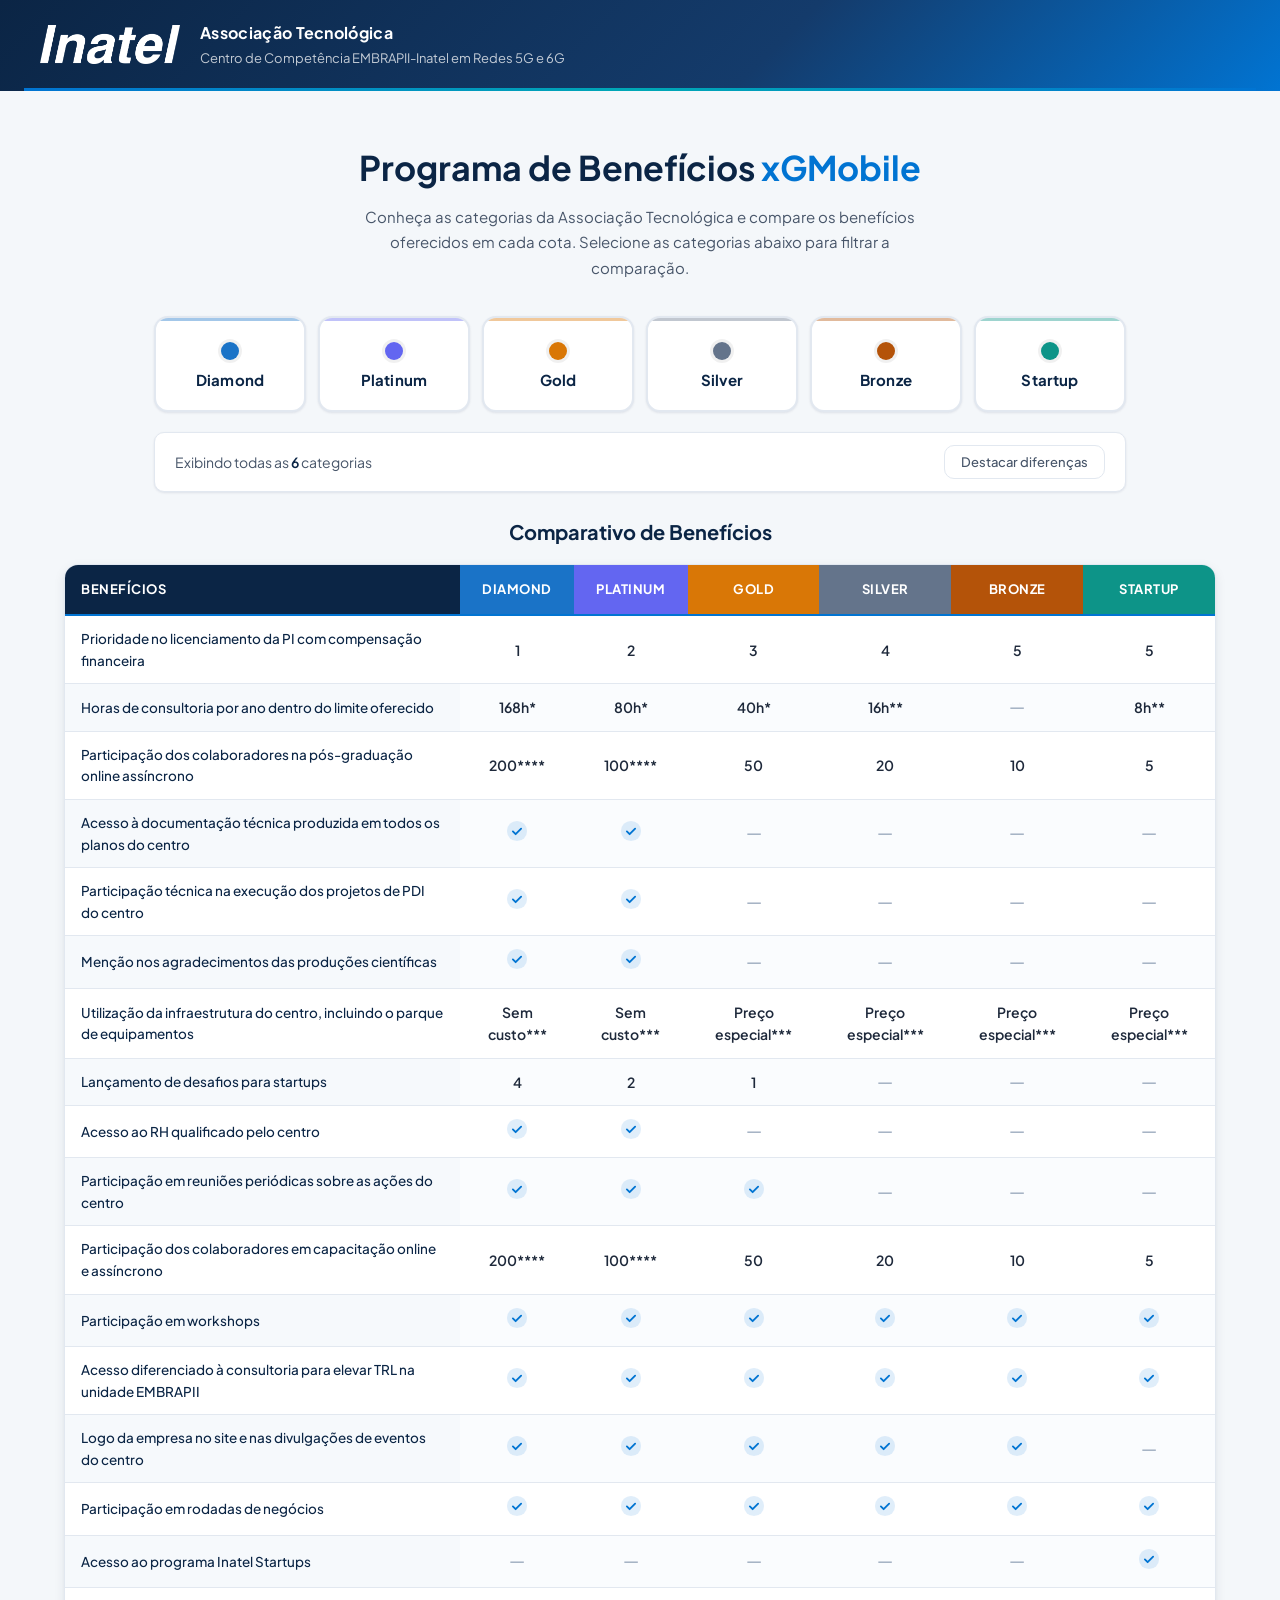
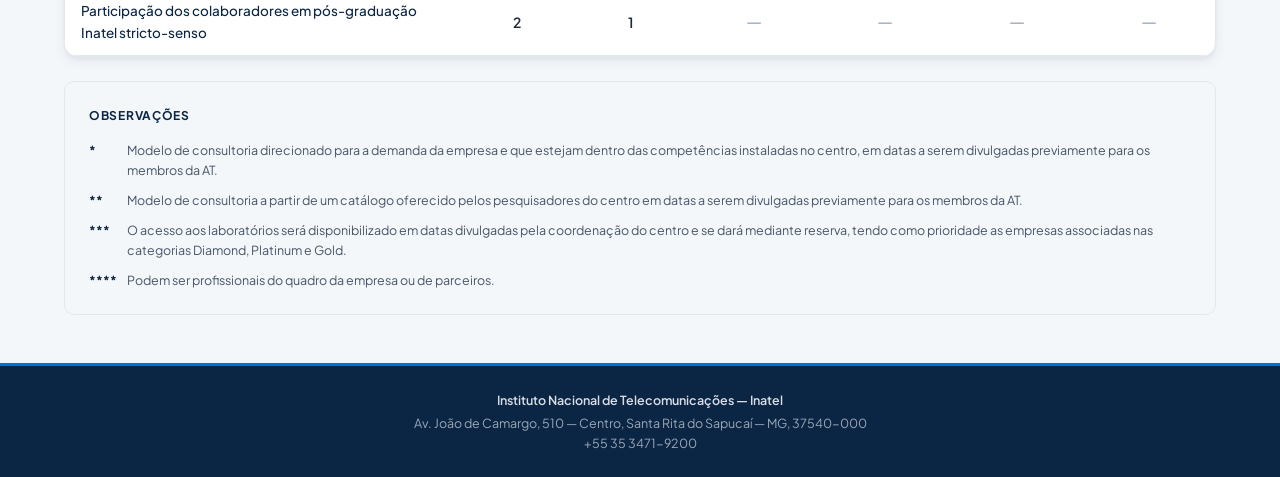
<file: index.html>
<!DOCTYPE html>
<html lang="pt-BR">
<head>
  <meta charset="UTF-8" />
  <meta name="viewport" content="width=device-width, initial-scale=1.0" />
  <title>Programa de Benefícios — Associação Tecnológica xGMobile | Inatel</title>
  <meta name="description" content="Compare as cotas de patrocínio da Associação Tecnológica do Centro de Competência EMBRAPII-Inatel em Redes 5G e 6G. Conheça os benefícios de cada categoria." />

  <!-- Open Graph -->
  <meta property="og:title" content="Programa de Benefícios — xGMobile | Inatel" />
  <meta property="og:description" content="Compare as cotas de patrocínio da Associação Tecnológica do Centro de Competência EMBRAPII-Inatel em Redes 5G e 6G." />
  <meta property="og:type" content="website" />
  <meta property="og:locale" content="pt_BR" />

  <!-- Theme -->
  <meta name="theme-color" content="#0B2545" />
  <link rel="icon" href="data:image/svg+xml,%3Csvg xmlns='http://www.w3.org/2000/svg' viewBox='0 0 32 32'%3E%3Ccircle cx='16' cy='16' r='14' fill='%230174D2'/%3E%3C/svg%3E" />

  <link rel="preconnect" href="https://fonts.googleapis.com" />
  <link rel="preconnect" href="https://fonts.gstatic.com" crossorigin />
  <link href="https://fonts.googleapis.com/css2?family=Plus+Jakarta+Sans:wght@400;500;600;700&display=swap" rel="stylesheet" />
  <link rel="stylesheet" href="style.css" />
</head>
<body>

  <!-- ========== HEADER ========== -->
  <header class="site-header">
    <div class="header-inner">
      <a href="#" class="logo-link" aria-label="Inatel — Página inicial">
        <img src="imgs/logo-inatel.png" alt="Instituto Nacional de Telecomunicações — Inatel" class="logo" width="160" height="48" />
      </a>
      <div class="header-text">
        <span class="header-tag">Associação Tecnológica</span>
        <span class="header-subtitle">Centro de Competência EMBRAPII-Inatel em Redes 5G e 6G</span>
      </div>
    </div>
  </header>

  <!-- ========== MAIN ========== -->
  <main class="main-content">

    <!-- Hero -->
    <section class="hero" aria-labelledby="hero-title">
      <h1 id="hero-title">Programa de Benefícios <span class="accent">xGMobile</span></h1>
      <p class="hero-desc">
        Conheça as categorias da Associação Tecnológica e compare os benefícios oferecidos em cada cota.
        Selecione as categorias abaixo para filtrar a comparação.
      </p>
    </section>

    <!-- Tier Selection -->
    <section class="tier-selection" aria-labelledby="tier-selection-title">
      <h2 id="tier-selection-title" class="sr-only">Seleção de categorias</h2>

      <div class="tier-grid" id="tierGrid" role="group" aria-label="Categorias disponíveis">

        <label class="tier-card" data-tier="DIAMOND">
          <input type="checkbox" name="cota" value="DIAMOND" />
          <span class="tier-card-inner">
            <span class="tier-badge diamond" aria-hidden="true"></span>
            <span class="tier-name">Diamond</span>
            <svg class="tier-check" aria-hidden="true" viewBox="0 0 20 20" fill="none"><path d="M5 10l3.5 3.5L15 7" stroke="currentColor" stroke-width="2.5" stroke-linecap="round" stroke-linejoin="round"/></svg>
          </span>
        </label>

        <label class="tier-card" data-tier="PLATINUM">
          <input type="checkbox" name="cota" value="PLATINUM" />
          <span class="tier-card-inner">
            <span class="tier-badge platinum" aria-hidden="true"></span>
            <span class="tier-name">Platinum</span>
            <svg class="tier-check" aria-hidden="true" viewBox="0 0 20 20" fill="none"><path d="M5 10l3.5 3.5L15 7" stroke="currentColor" stroke-width="2.5" stroke-linecap="round" stroke-linejoin="round"/></svg>
          </span>
        </label>

        <label class="tier-card" data-tier="GOLD">
          <input type="checkbox" name="cota" value="GOLD" />
          <span class="tier-card-inner">
            <span class="tier-badge gold" aria-hidden="true"></span>
            <span class="tier-name">Gold</span>
            <svg class="tier-check" aria-hidden="true" viewBox="0 0 20 20" fill="none"><path d="M5 10l3.5 3.5L15 7" stroke="currentColor" stroke-width="2.5" stroke-linecap="round" stroke-linejoin="round"/></svg>
          </span>
        </label>

        <label class="tier-card" data-tier="SILVER">
          <input type="checkbox" name="cota" value="SILVER" />
          <span class="tier-card-inner">
            <span class="tier-badge silver" aria-hidden="true"></span>
            <span class="tier-name">Silver</span>
            <svg class="tier-check" aria-hidden="true" viewBox="0 0 20 20" fill="none"><path d="M5 10l3.5 3.5L15 7" stroke="currentColor" stroke-width="2.5" stroke-linecap="round" stroke-linejoin="round"/></svg>
          </span>
        </label>

        <label class="tier-card" data-tier="BRONZE">
          <input type="checkbox" name="cota" value="BRONZE" />
          <span class="tier-card-inner">
            <span class="tier-badge bronze" aria-hidden="true"></span>
            <span class="tier-name">Bronze</span>
            <svg class="tier-check" aria-hidden="true" viewBox="0 0 20 20" fill="none"><path d="M5 10l3.5 3.5L15 7" stroke="currentColor" stroke-width="2.5" stroke-linecap="round" stroke-linejoin="round"/></svg>
          </span>
        </label>

        <label class="tier-card" data-tier="STARTUP">
          <input type="checkbox" name="cota" value="STARTUP" />
          <span class="tier-card-inner">
            <span class="tier-badge startup" aria-hidden="true"></span>
            <span class="tier-name">Startup</span>
            <svg class="tier-check" aria-hidden="true" viewBox="0 0 20 20" fill="none"><path d="M5 10l3.5 3.5L15 7" stroke="currentColor" stroke-width="2.5" stroke-linecap="round" stroke-linejoin="round"/></svg>
          </span>
        </label>

      </div>

      <!-- Selection summary & actions -->
      <div class="selection-bar" id="selectionBar">
        <p class="selection-summary" id="selectionSummary"></p>
        <div class="selection-actions">
          <button type="button" class="btn-toggle" id="btnHighlight" aria-pressed="false">Destacar diferenças</button>
          <button type="button" class="btn-clear" id="btnClear">Limpar seleção</button>
        </div>
      </div>
    </section>

    <!-- Comparison -->
    <section class="comparison-section" id="comparisonSection" aria-labelledby="comparison-title">
      <h2 id="comparison-title">Comparativo de Benefícios</h2>

      <div class="table-wrapper" id="tableWrapper">
        <table class="comparison-table" id="comparisonTable">
          <!-- Generated by JS (includes caption) -->
        </table>
      </div>

      <!-- Mobile card view (visible < 768px) -->
      <div class="mobile-comparison" id="mobileComparison" aria-label="Comparativo de benefícios">
        <!-- Generated by JS -->
      </div>

      <!-- Footnotes -->
      <aside class="footnotes" aria-labelledby="footnotes-title">
        <h3 id="footnotes-title" class="footnotes-title">Observações</h3>
        <div class="footnote">
          <span class="fn-ref" aria-hidden="true">*</span>
          <p>Modelo de consultoria direcionado para a demanda da empresa e que estejam dentro das competências instaladas no centro, em datas a serem divulgadas previamente para os membros da AT.</p>
        </div>
        <div class="footnote">
          <span class="fn-ref" aria-hidden="true">**</span>
          <p>Modelo de consultoria a partir de um catálogo oferecido pelos pesquisadores do centro em datas a serem divulgadas previamente para os membros da AT.</p>
        </div>
        <div class="footnote">
          <span class="fn-ref" aria-hidden="true">***</span>
          <p>O acesso aos laboratórios será disponibilizado em datas divulgadas pela coordenação do centro e se dará mediante reserva, tendo como prioridade as empresas associadas nas categorias Diamond, Platinum e Gold.</p>
        </div>
        <div class="footnote">
          <span class="fn-ref" aria-hidden="true">****</span>
          <p>Podem ser profissionais do quadro da empresa ou de parceiros.</p>
        </div>
      </aside>
    </section>

  </main>

  <!-- ========== FOOTER ========== -->
  <footer class="site-footer">
    <div class="footer-inner">
      <p class="footer-institution">Instituto Nacional de Telecomunicações — Inatel</p>
      <p class="footer-address">Av. João de Camargo, 510 — Centro, Santa Rita do Sapucaí — MG, 37540-000</p>
      <p class="footer-contact">+55 35 3471-9200</p>
    </div>
  </footer>

  <script src="script.js"></script>
</body>
</html>
</file>
<file: style.css>
/* ==========================================================================
   Programa de Benefícios — xGMobile / Inatel
   Premium institutional design — HTML + CSS + JS puro
   ========================================================================== */

/* ---------- Design Tokens ---------- */
:root {
  --color-navy:       #0B2545;
  --color-navy-mid:   #143B6B;
  --color-blue:       #0174D2;
  --color-blue-light: #3A9AE8;
  --color-teal:       #00A8B5;

  --color-bg:         #F4F7FA;
  --color-surface:    #FFFFFF;
  --color-border:     #E2E8F0;
  --color-text:       #1E293B;
  --color-text-mid:   #475569;
  --color-text-light: #94A3B8;

  /* Tier accent colors */
  --tier-diamond:  #1A73C7;
  --tier-platinum: #6366F1;
  --tier-gold:     #D97706;
  --tier-silver:   #64748B;
  --tier-bronze:   #B45309;
  --tier-startup:  #0D9488;

  --radius-sm:  6px;
  --radius-md: 10px;
  --radius-lg: 14px;

  --shadow-sm:  0 1px 3px rgba(11,37,69,.06), 0 1px 2px rgba(11,37,69,.04);
  --shadow-md:  0 4px 12px rgba(11,37,69,.08), 0 2px 4px rgba(11,37,69,.04);
  --shadow-lg:  0 10px 30px rgba(11,37,69,.10), 0 4px 8px rgba(11,37,69,.04);

  --transition: .2s ease;
  --font: 'Plus Jakarta Sans', system-ui, -apple-system, sans-serif;
}

/* ---------- Reset & Base ---------- */
*,
*::before,
*::after {
  margin: 0;
  padding: 0;
  box-sizing: border-box;
}

html {
  scroll-behavior: smooth;
  -webkit-text-size-adjust: 100%;
}

body {
  font-family: var(--font);
  font-size: 15px;
  line-height: 1.6;
  color: var(--color-text);
  background: var(--color-bg);
  min-height: 100vh;
  display: flex;
  flex-direction: column;
  -webkit-font-smoothing: antialiased;
  -moz-osx-font-smoothing: grayscale;
}

img {
  display: block;
  max-width: 100%;
  height: auto;
}

/* ---------- Utilities ---------- */
.sr-only {
  position: absolute;
  width: 1px;
  height: 1px;
  padding: 0;
  margin: -1px;
  overflow: hidden;
  clip: rect(0,0,0,0);
  border: 0;
}

/* ======================================================================
   HEADER
   ====================================================================== */
.site-header {
  background: linear-gradient(135deg, var(--color-navy) 0%, var(--color-navy-mid) 60%, var(--color-blue) 100%);
  color: #fff;
  padding: 0 24px;
}

/* Accent line below header */
.site-header::after {
  content: '';
  display: block;
  height: 3px;
  background: linear-gradient(90deg, var(--color-blue), var(--color-teal), var(--color-blue));
}

.header-inner {
  max-width: 1200px;
  margin: 0 auto;
  display: flex;
  align-items: center;
  gap: 20px;
  padding: 20px 0;
  flex-wrap: wrap;
}

.logo-link {
  display: block;
  flex-shrink: 0;
  transition: opacity var(--transition);
}
.logo-link:hover { opacity: .85; }
.logo-link:focus-visible {
  outline: 2px solid var(--color-blue-light);
  outline-offset: 4px;
  border-radius: 4px;
}

.logo {
  width: 140px;
  height: auto;
}

.header-text {
  display: flex;
  flex-direction: column;
  gap: 2px;
}

.header-tag {
  font-weight: 700;
  font-size: 16px;
  letter-spacing: .02em;
}

.header-subtitle {
  font-size: 13px;
  font-weight: 400;
  opacity: .75;
}

/* ======================================================================
   HERO / INTRO
   ====================================================================== */
.hero {
  text-align: center;
  padding: 56px 24px 36px;
  max-width: 720px;
  margin: 0 auto;
}

.hero h1 {
  font-size: clamp(24px, 4vw, 34px);
  font-weight: 700;
  color: var(--color-navy);
  margin-bottom: 14px;
  line-height: 1.25;
}

.hero .accent {
  color: var(--color-blue);
}

.hero-desc {
  color: var(--color-text-mid);
  font-size: 15px;
  line-height: 1.7;
  max-width: 600px;
  margin: 0 auto;
}

/* ======================================================================
   TIER SELECTION CARDS
   ====================================================================== */
.tier-selection {
  max-width: 1020px;
  margin: 0 auto;
  padding: 0 24px 24px;
}

.tier-grid {
  display: grid;
  grid-template-columns: repeat(auto-fill, minmax(148px, 1fr));
  gap: 12px;
  margin-bottom: 20px;
}

/* Card */
.tier-card {
  position: relative;
  cursor: pointer;
  display: block;
}

.tier-card input[type="checkbox"] {
  position: absolute;
  opacity: 0;
  pointer-events: none;
}

.tier-card-inner {
  position: relative;
  display: flex;
  flex-direction: column;
  align-items: center;
  gap: 8px;
  padding: 24px 12px 18px;
  background: var(--color-surface);
  border: 2px solid var(--color-border);
  border-radius: var(--radius-lg);
  box-shadow: var(--shadow-sm);
  transition: border-color var(--transition), box-shadow var(--transition), transform var(--transition), background var(--transition);
  overflow: hidden;
}

/* Top accent bar */
.tier-card-inner::before {
  content: '';
  position: absolute;
  top: 0;
  left: 0;
  right: 0;
  height: 3px;
  opacity: .4;
  transition: opacity var(--transition);
}

.tier-card[data-tier="DIAMOND"]  .tier-card-inner::before { background: var(--tier-diamond); }
.tier-card[data-tier="PLATINUM"] .tier-card-inner::before { background: var(--tier-platinum); }
.tier-card[data-tier="GOLD"]     .tier-card-inner::before { background: var(--tier-gold); }
.tier-card[data-tier="SILVER"]   .tier-card-inner::before { background: var(--tier-silver); }
.tier-card[data-tier="BRONZE"]   .tier-card-inner::before { background: var(--tier-bronze); }
.tier-card[data-tier="STARTUP"]  .tier-card-inner::before { background: var(--tier-startup); }

/* Hover */
.tier-card:hover .tier-card-inner {
  box-shadow: var(--shadow-md);
  transform: translateY(-2px);
}
.tier-card:hover .tier-card-inner::before {
  opacity: .8;
}

/* Focus */
.tier-card input:focus-visible + .tier-card-inner {
  outline: 3px solid var(--color-blue-light);
  outline-offset: 2px;
}

/* Selected state */
.tier-card input:checked + .tier-card-inner {
  box-shadow: var(--shadow-md);
  transform: translateY(-2px);
}
.tier-card input:checked + .tier-card-inner::before {
  opacity: 1;
  height: 4px;
}

.tier-card[data-tier="DIAMOND"]  input:checked + .tier-card-inner { border-color: var(--tier-diamond);  background: #EFF6FF; }
.tier-card[data-tier="PLATINUM"] input:checked + .tier-card-inner { border-color: var(--tier-platinum); background: #EEF2FF; }
.tier-card[data-tier="GOLD"]     input:checked + .tier-card-inner { border-color: var(--tier-gold);     background: #FFFBEB; }
.tier-card[data-tier="SILVER"]   input:checked + .tier-card-inner { border-color: var(--tier-silver);   background: #F8FAFC; }
.tier-card[data-tier="BRONZE"]   input:checked + .tier-card-inner { border-color: var(--tier-bronze);   background: #FFF7ED; }
.tier-card[data-tier="STARTUP"]  input:checked + .tier-card-inner { border-color: var(--tier-startup);  background: #F0FDFA; }

/* Badge dot */
.tier-badge {
  width: 18px;
  height: 18px;
  border-radius: 50%;
  flex-shrink: 0;
  box-shadow: 0 0 0 3px rgba(0,0,0,.06);
  transition: box-shadow var(--transition);
}

.tier-card input:checked + .tier-card-inner .tier-badge {
  box-shadow: 0 0 0 3px rgba(0,0,0,.12);
}

.tier-badge.diamond  { background: var(--tier-diamond); }
.tier-badge.platinum { background: var(--tier-platinum); }
.tier-badge.gold     { background: var(--tier-gold); }
.tier-badge.silver   { background: var(--tier-silver); }
.tier-badge.bronze   { background: var(--tier-bronze); }
.tier-badge.startup  { background: var(--tier-startup); }

.tier-name {
  font-weight: 700;
  font-size: 15px;
  color: var(--color-navy);
  letter-spacing: .01em;
}

/* Checkmark icon on card */
.tier-check {
  position: absolute;
  top: 10px;
  right: 10px;
  width: 20px;
  height: 20px;
  color: var(--color-blue);
  opacity: 0;
  transform: scale(.5);
  transition: opacity var(--transition), transform var(--transition);
}

.tier-card input:checked + .tier-card-inner .tier-check {
  opacity: 1;
  transform: scale(1);
}

.tier-card[data-tier="DIAMOND"]  input:checked + .tier-card-inner .tier-check { color: var(--tier-diamond); }
.tier-card[data-tier="PLATINUM"] input:checked + .tier-card-inner .tier-check { color: var(--tier-platinum); }
.tier-card[data-tier="GOLD"]     input:checked + .tier-card-inner .tier-check { color: var(--tier-gold); }
.tier-card[data-tier="SILVER"]   input:checked + .tier-card-inner .tier-check { color: var(--tier-silver); }
.tier-card[data-tier="BRONZE"]   input:checked + .tier-card-inner .tier-check { color: var(--tier-bronze); }
.tier-card[data-tier="STARTUP"]  input:checked + .tier-card-inner .tier-check { color: var(--tier-startup); }

/* ======================================================================
   SELECTION BAR
   ====================================================================== */
.selection-bar {
  display: flex;
  align-items: center;
  justify-content: space-between;
  gap: 12px;
  flex-wrap: wrap;
  padding: 12px 20px;
  background: var(--color-surface);
  border: 1px solid var(--color-border);
  border-radius: var(--radius-md);
  box-shadow: var(--shadow-sm);
}

.selection-summary {
  font-size: 14px;
  color: var(--color-text-mid);
  line-height: 1.5;
}

.selection-summary strong {
  color: var(--color-navy);
  font-weight: 600;
}

/* Summary badges */
.summary-badge {
  display: inline-flex;
  align-items: center;
  padding: 2px 10px;
  border-radius: 99px;
  font-size: 12px;
  font-weight: 600;
  margin: 0 2px;
  vertical-align: middle;
}

.summary-badge.diamond  { background: #DBEAFE; color: var(--tier-diamond); }
.summary-badge.platinum { background: #E0E7FF; color: var(--tier-platinum); }
.summary-badge.gold     { background: #FEF3C7; color: var(--tier-gold); }
.summary-badge.silver   { background: #F1F5F9; color: var(--tier-silver); }
.summary-badge.bronze   { background: #FFEDD5; color: var(--tier-bronze); }
.summary-badge.startup  { background: #CCFBF1; color: var(--tier-startup); }

.selection-actions {
  display: flex;
  align-items: center;
  gap: 8px;
  flex-wrap: wrap;
}

/* Toggle button */
.btn-toggle {
  padding: 8px 16px;
  font-family: var(--font);
  font-size: 13px;
  font-weight: 500;
  color: var(--color-text-mid);
  background: var(--color-surface);
  border: 1px solid var(--color-border);
  border-radius: var(--radius-md);
  cursor: pointer;
  transition: background var(--transition), color var(--transition), border-color var(--transition);
}

.btn-toggle:hover {
  border-color: var(--color-blue);
  color: var(--color-blue);
}

.btn-toggle:focus-visible {
  outline: 3px solid var(--color-blue-light);
  outline-offset: 2px;
}

.btn-toggle[aria-pressed="true"] {
  background: var(--color-blue);
  color: #fff;
  border-color: var(--color-blue);
}

/* Clear button */
.btn-clear {
  padding: 8px 16px;
  font-family: var(--font);
  font-size: 13px;
  font-weight: 500;
  color: var(--color-text-mid);
  background: var(--color-surface);
  border: 1px solid var(--color-border);
  border-radius: var(--radius-md);
  cursor: pointer;
  transition: background var(--transition), color var(--transition);
}

.btn-clear:hover {
  background: var(--color-bg);
  color: var(--color-text);
}

.btn-clear:focus-visible {
  outline: 3px solid var(--color-blue-light);
  outline-offset: 2px;
}

/* ======================================================================
   COMPARISON TABLE SECTION
   ====================================================================== */
.comparison-section {
  max-width: 1200px;
  margin: 0 auto 48px;
  padding: 0 24px;
  animation: fadeUp .4s ease both;
}

.comparison-section h2 {
  font-size: 20px;
  font-weight: 700;
  color: var(--color-navy);
  margin-bottom: 16px;
  text-align: center;
}

@keyframes fadeUp {
  from { opacity: 0; transform: translateY(12px); }
  to   { opacity: 1; transform: translateY(0); }
}

/* Table wrapper */
.table-wrapper {
  overflow-x: auto;
  -webkit-overflow-scrolling: touch;
  background: var(--color-surface);
  border-radius: var(--radius-lg);
  box-shadow: var(--shadow-md);
  border: 1px solid var(--color-border);
}

/* Table */
.comparison-table {
  width: 100%;
  border-collapse: collapse;
  font-size: 14px;
}

/* Header */
.comparison-table thead th {
  position: sticky;
  top: 0;
  z-index: 2;
  padding: 14px 16px;
  font-weight: 700;
  font-size: 13px;
  text-transform: uppercase;
  letter-spacing: .04em;
  color: #fff;
  background: var(--color-navy);
  border-bottom: 2px solid var(--color-blue);
  text-align: center;
  white-space: nowrap;
}

.comparison-table thead th:first-child {
  text-align: left;
  min-width: 260px;
  position: sticky;
  left: 0;
  z-index: 4;
}

/* Tier header colors */
.comparison-table thead th.th-diamond  { background: var(--tier-diamond); }
.comparison-table thead th.th-platinum { background: var(--tier-platinum); }
.comparison-table thead th.th-gold     { background: var(--tier-gold); }
.comparison-table thead th.th-silver   { background: var(--tier-silver); }
.comparison-table thead th.th-bronze   { background: var(--tier-bronze); }
.comparison-table thead th.th-startup  { background: var(--tier-startup); }

/* Body cells */
.comparison-table tbody th,
.comparison-table tbody td {
  padding: 12px 16px;
  border-bottom: 1px solid var(--color-border);
  vertical-align: middle;
}

.comparison-table tbody td {
  text-align: center;
  color: var(--color-text);
}

/* Row header (first column) */
.comparison-table tbody th {
  text-align: left;
  font-weight: 500;
  font-size: 13.5px;
  color: var(--color-navy);
  background: var(--color-surface);
  position: sticky;
  left: 0;
  z-index: 1;
}

/* Alternating rows */
.comparison-table tbody tr:nth-child(even) th,
.comparison-table tbody tr:nth-child(even) td {
  background: #FAFCFE;
}
.comparison-table tbody tr:nth-child(even) th {
  background: #F6F9FC;
}

/* Hover */
.comparison-table tbody tr:hover th,
.comparison-table tbody tr:hover td {
  background: #EEF4FB;
}

/* Highlight differences */
.comparison-table tbody tr.row-diff {
  border-left: 3px solid var(--color-blue);
}
.comparison-table tbody tr.row-diff th,
.comparison-table tbody tr.row-diff td {
  background: rgba(1,116,210,.04);
}

/* Value cells */
.cell-value {
  font-weight: 600;
  font-size: 14px;
}

.cell-na {
  color: var(--color-text-light);
  font-size: 18px;
  line-height: 1;
}

/* SVG check icon */
.check-icon {
  display: inline-block;
  width: 22px;
  height: 22px;
  color: var(--color-blue);
}

/* ======================================================================
   MOBILE COMPARISON (Card view)
   ====================================================================== */
.mobile-comparison {
  display: none;
}

.benefit-card {
  background: var(--color-surface);
  border: 1px solid var(--color-border);
  border-radius: var(--radius-md);
  padding: 16px;
  margin-bottom: 10px;
  box-shadow: var(--shadow-sm);
}

.benefit-card-title {
  font-size: 14px;
  font-weight: 600;
  color: var(--color-navy);
  margin-bottom: 12px;
  line-height: 1.4;
  padding-bottom: 10px;
  border-bottom: 1px solid var(--color-border);
}

.benefit-card-values {
  display: grid;
  grid-template-columns: repeat(auto-fill, minmax(140px, 1fr));
  gap: 8px;
}

.benefit-card-tier {
  display: flex;
  align-items: center;
  gap: 6px;
  padding: 6px 8px;
  border-radius: var(--radius-sm);
  background: var(--color-bg);
  font-size: 13px;
}

.tier-dot {
  width: 8px;
  height: 8px;
  border-radius: 50%;
  flex-shrink: 0;
}
.tier-dot.diamond  { background: var(--tier-diamond); }
.tier-dot.platinum { background: var(--tier-platinum); }
.tier-dot.gold     { background: var(--tier-gold); }
.tier-dot.silver   { background: var(--tier-silver); }
.tier-dot.bronze   { background: var(--tier-bronze); }
.tier-dot.startup  { background: var(--tier-startup); }

.tier-label {
  font-weight: 500;
  color: var(--color-text-mid);
  flex-shrink: 0;
}

.mobile-value {
  font-weight: 700;
  color: var(--color-navy);
  margin-left: auto;
}

.mobile-check {
  margin-left: auto;
  display: inline-flex;
}
.mobile-check .check-icon {
  width: 18px;
  height: 18px;
}

.mobile-na {
  color: var(--color-text-light);
  margin-left: auto;
  font-size: 16px;
}

/* Highlight differences on cards */
.benefit-card.card-diff {
  border-left: 3px solid var(--color-blue);
  background: rgba(1,116,210,.02);
}

/* ======================================================================
   FOOTNOTES
   ====================================================================== */
.footnotes {
  margin-top: 24px;
  padding: 24px;
  background: var(--color-bg);
  border: 1px solid var(--color-border);
  border-radius: var(--radius-md);
}

.footnotes-title {
  font-size: 12px;
  font-weight: 700;
  text-transform: uppercase;
  letter-spacing: .06em;
  color: var(--color-navy);
  margin-bottom: 14px;
}

.footnote {
  display: flex;
  gap: 8px;
  margin-bottom: 10px;
  font-size: 12.5px;
  color: var(--color-text-mid);
  line-height: 1.6;
}
.footnote:last-child { margin-bottom: 0; }

.fn-ref {
  font-weight: 700;
  color: var(--color-navy);
  flex-shrink: 0;
  min-width: 30px;
}

/* ======================================================================
   FOOTER
   ====================================================================== */
.site-footer {
  margin-top: auto;
  background: var(--color-navy);
  color: rgba(255,255,255,.6);
  padding: 24px 24px;
  text-align: center;
  font-size: 12.5px;
  border-top: 3px solid var(--color-blue);
}

.footer-inner {
  max-width: 1200px;
  margin: 0 auto;
}

.footer-institution {
  font-weight: 600;
  color: rgba(255,255,255,.85);
  margin-bottom: 4px;
}

.footer-address {
  line-height: 1.5;
  margin-bottom: 2px;
}

.footer-contact {
  line-height: 1.5;
}

/* ======================================================================
   RESPONSIVE — Tablet
   ====================================================================== */
@media (max-width: 768px) {
  .header-inner {
    padding: 14px 0;
    gap: 14px;
  }

  .logo { width: 110px; }
  .header-tag { font-size: 14px; }
  .header-subtitle { font-size: 12px; }

  .hero { padding: 36px 20px 24px; }
  .hero h1 { font-size: 24px; }
  .hero-desc { font-size: 14px; }

  .tier-grid {
    grid-template-columns: repeat(3, 1fr);
    gap: 10px;
  }

  .tier-card-inner {
    padding: 20px 10px 14px;
  }

  .tier-name { font-size: 14px; }

  .comparison-section h2 { font-size: 18px; }

  /* Switch to mobile card view */
  .table-wrapper { display: none; }
  .mobile-comparison { display: block; }

  .selection-bar {
    flex-direction: column;
    align-items: stretch;
    text-align: center;
  }

  .selection-actions {
    justify-content: center;
  }
}

/* ======================================================================
   RESPONSIVE — Mobile
   ====================================================================== */
@media (max-width: 480px) {
  .site-header { padding: 0 16px; }

  .header-inner {
    flex-direction: column;
    align-items: flex-start;
    gap: 8px;
    padding: 14px 0;
  }

  .tier-grid {
    grid-template-columns: repeat(2, 1fr);
    gap: 8px;
  }

  .tier-selection { padding: 0 16px 16px; }
  .comparison-section { padding: 0 16px; margin-bottom: 32px; }

  .btn-toggle, .btn-clear {
    width: 100%;
    text-align: center;
  }

  .selection-actions {
    flex-direction: column;
    width: 100%;
  }

  .benefit-card-values {
    grid-template-columns: 1fr;
  }

  .footnotes {
    padding: 16px;
    font-size: 11.5px;
  }

  .fn-ref { min-width: 24px; }

  .site-footer {
    padding: 16px;
    font-size: 11.5px;
  }
}

/* ======================================================================
   REDUCED MOTION
   ====================================================================== */
@media (prefers-reduced-motion: reduce) {
  *,
  *::before,
  *::after {
    animation-duration: 0.01ms !important;
    animation-iteration-count: 1 !important;
    transition-duration: 0.01ms !important;
  }

  html {
    scroll-behavior: auto;
  }
}

/* ======================================================================
   PRINT
   ====================================================================== */
@media print {
  body {
    background: #fff;
    font-size: 11px;
  }

  .site-header {
    background: none;
    color: var(--color-navy);
    border-bottom: 2px solid var(--color-navy);
  }
  .site-header::after { display: none; }
  .logo-link { filter: grayscale(1); }

  .tier-selection { display: none; }
  .selection-bar { display: none; }

  .mobile-comparison { display: none !important; }
  .table-wrapper {
    display: block !important;
    box-shadow: none;
    border: 1px solid #ccc;
    overflow: visible;
  }

  .comparison-table {
    font-size: 10px;
  }
  .comparison-table thead th {
    background: #eee !important;
    color: #000;
    position: static;
  }
  .comparison-table tbody th {
    position: static;
  }

  .site-footer {
    background: none;
    color: var(--color-text);
    border-top: 1px solid #ccc;
  }
  .site-footer::before { display: none; }

  .comparison-section {
    animation: none;
  }
}
</file>
